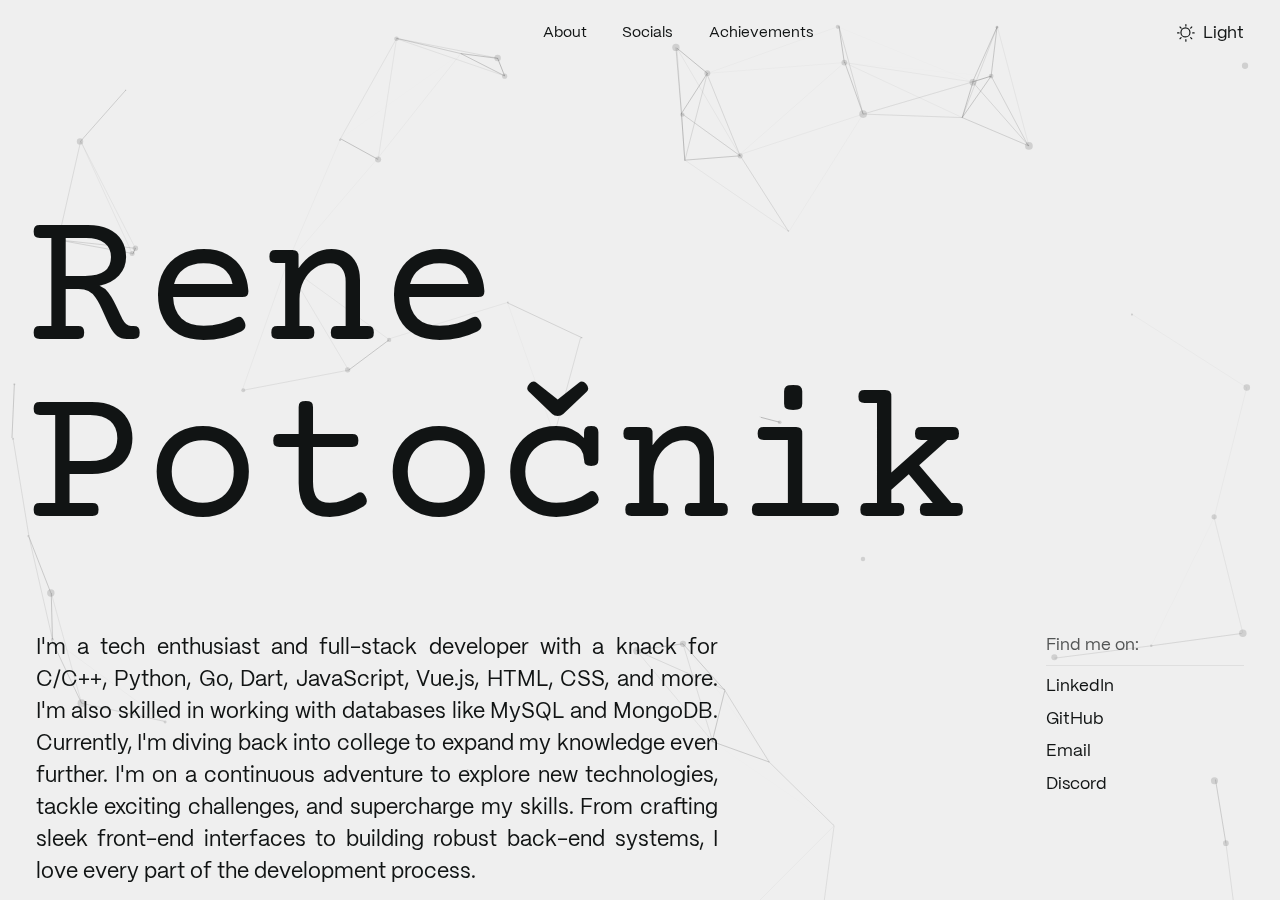
<file: renepotocnik.com/index.html>
<!DOCTYPE html>
<html lang="en">
    <meta http-equiv="content-type" content="text/html;charset=utf-8"/>
    <head>
        <meta charset="UTF-8">
        <meta name="viewport" content="width=device-width, initial-scale=1.0">
        <meta http-equiv="X-UA-Compatible" content="ie=edge">
        <title>Rene Potočnik</title>
        <meta name="description" content="Full-tack developer.">
        <meta name="author" content="index.html">
        <meta name="robots" content="index, follow">
        <meta name="keywords" content="UI/UX, Front End Development, Full-stack developer, programmer, Rene Potocnik, Rene Potočnik, Rene, Potocnik, Potočnik, renepotocnik, potocnikrene, rene.potocnik, Portfolio, Personal, Website, HTML, CSS, JavaScript, JS, Canvas, Canvas API, Animation, robocup, robotika, robotics, sers, maribor, c, cpp">
        <link rel="canonical" href="https://www.renepotocnik.com/">
        <meta property="og:type" content="website">
        <meta property="og:url" content="index.html">
        <meta property="og:title" content="Rene Potočnik">
        <meta property="og:description"
              content="Full-tack developer.">
        <link rel="icon" type="image/png" sizes="32x32" href="assets/favicon/favicon-32x32.png">
        <link rel="icon" type="image/png" sizes="512x512" href="assets/favicon/RP_Circle_512.png">
        <meta name="msapplication-TileColor" content="#da532c">
        <meta name="theme-color" content="#ffffff">
        <link rel="preload" href="assets/fonts/PPMori-Regular.woff" as="font" type="font/woff" crossorigin>
        <link rel="stylesheet" href="assets/css/bundle.css">
        <script async="" src="https://www.googletagmanager.com/gtag/js?id=G-F2ZVXRFLB4"></script>

        <link rel="preconnect" href="https://fonts.googleapis.com">
        <link rel="preconnect" href="https://fonts.gstatic.com" crossorigin>
        <link href="https://fonts.googleapis.com/css2?family=Courier+Prime:wght@400&display=swap" rel="stylesheet">

        <script>window.dataLayer = window.dataLayer || [];

        function gtag() {
            dataLayer.push(arguments);
        }

        gtag('js', new Date());
        gtag('config', 'G-F2ZVXRFLB4');
        </script>
    </head>
    <body data-barba="wrapper">
        <div id="viewport">
            <div id="particles-js"></div>

            <div data-barba="container" data-barba-namespace="home">
                <header id="header" class="header">
                    <div class="wrapper">
                        <nav class="nav"><a href="index.html" class="nav__logo header__item"> </a>
                            <div class="nav__links">
                                <a href="#about" class="nav__link js--nav-link header__item text-link">About</a>
                                <a href="#socials" class="nav__link js--nav-link header__item text-link socialsHeaderLink">Socials</a>
                                <a href="#work" class="nav__link js--nav-link header__item text-link">Achievements</a>
                            </div>
                            <label class="nav__theme header__item">
                                <div class="nav__theme__icon">
                                    <svg xmlns="http://www.w3.org/2000/svg" viewbox="0 0 12 12" class="cc-moon">
                                        <path fill="none" d="M0 0h12v12H0z"></path>
                                        <path fill="currentColor"
                                              d="M6.315 10.617q-.223 0-.448-.02a4.93 4.93 0 0 1-.876-9.66.394.394 0 0 1 .486.486 4.142 4.142 0 0 0 5.1 5.1.394.394 0 0 1 .486.486 4.943 4.943 0 0 1-4.748 3.608Zm-1.741-8.69a4.142 4.142 0 1 0 5.5 5.5 4.931 4.931 0 0 1-5.5-5.5Z"></path>
                                    </svg>
                                    <svg xmlns="http://www.w3.org/2000/svg" viewbox="0 0 11.997 11.999" class="cc-sun">
                                        <path fill="currentColor"
                                              d="M5.599 11.601v-1a.4.4 0 0 1 .4-.4.4.4 0 0 1 .4.4v1a.4.4 0 0 1-.4.4.4.4 0 0 1-.4-.4Zm4.075-1.356-.708-.707a.4.4 0 0 1 0-.565.4.4 0 0 1 .567 0l.705.707a.4.4 0 0 1 0 .565.391.391 0 0 1-.282.117.4.4 0 0 1-.28-.12Zm-7.919 0a.4.4 0 0 1 0-.565l.707-.707a.4.4 0 0 1 .565 0 .4.4 0 0 1 0 .565l-.707.707a.39.39 0 0 1-.283.117.393.393 0 0 1-.28-.12Zm.493-4.533a3.463 3.463 0 0 1 3.457-3.46 3.463 3.463 0 0 1 3.457 3.46 3.46 3.46 0 0 1-3.457 3.456A3.46 3.46 0 0 1 2.25 5.709Zm.813 0a2.648 2.648 0 0 0 2.645 2.642 2.646 2.646 0 0 0 2.645-2.642 2.647 2.647 0 0 0-2.645-2.645 2.649 2.649 0 0 0-2.644 2.642Zm7.537.689a.4.4 0 0 1-.4-.4.4.4 0 0 1 .4-.4h1a.4.4 0 0 1 .4.4.4.4 0 0 1-.4.4Zm-10.2 0a.4.4 0 0 1-.4-.4.4.4 0 0 1 .4-.4h1a.4.4 0 0 1 .4.4.4.4 0 0 1-.4.4Zm8.568-3.367a.4.4 0 0 1 0-.568l.708-.705a.4.4 0 0 1 .564 0 .4.4 0 0 1 0 .565l-.705.708a.407.407 0 0 1-.284.114.406.406 0 0 1-.281-.117Zm-6.5 0-.707-.708a.4.4 0 0 1 0-.565.4.4 0 0 1 .565 0l.707.705a.4.4 0 0 1 0 .568.406.406 0 0 1-.282.114.4.4 0 0 1-.285-.117Zm3.137-1.632v-1a.4.4 0 0 1 .4-.4.4.4 0 0 1 .4.4v1a.4.4 0 0 1-.4.4.4.4 0 0 1-.404-.401Z"></path>
                                    </svg>
                                </div>
                                <input id="toggleTheme" type="checkbox" name="theme" class="nav__theme__toggle">
                                <div id="toggleThemeText" class="nav__theme__text">Light</div>
                            </label></nav>
                    </div>
                </header>
                <main>
                    <section class="h-hero">
                        <div class="wrapper">
                            <div class="h-hero__top">
                                <div class="h-hero__title"><h1><span class="text-hidden">Rene Potočnik </span><span>Rene Potočnik</span>
                                </h1></div>
                            </div>
                            <div class="h-hero__bottom">
                                <div id="about" class="h-hero__text"><p>I'm a tech enthusiast and full-stack
                                    developer with a knack for C/C++, Python, Go, Dart, JavaScript, Vue.js, HTML, CSS,
                                    and more. I'm also skilled in working with databases like MySQL and MongoDB. Currently, I'm
                                    diving back into college to expand my knowledge even further. I'm on a continuous
                                    adventure to explore new technologies, tackle exciting challenges, and supercharge
                                    my skills. From crafting sleek front-end interfaces to building robust back-end
                                    systems, I love every part of the development process.</p>
                                </div>
                                <ul class="h-hero__social" id="socials">
                                    <li><span>Find me on:</span></li>
                                    <li>
                                        <a href="https://www.linkedin.com/in/renepotocnik/" target="_blank"
                                           class="text-link"><span>LinkedIn</span></a>
                                    </li>
                                    <li>
                                        <a href="https://github.com/RenePotocnik" target="_blank"
                                           class="text-link"><span>GitHub</span></a>
                                    </li>
                                    <li>
                                        <a href="mailto:info@renepotocnik.com" target="_blank"
                                           class="text-link"><span>Email</span></a>
                                    </li>
                                    <li>
                                        <a href="https://discord.com/users/236809680947511297" target="_blank"
                                           class="text-link"><span>Discord</span></a>
                                    </li>
                                </ul>
                            </div>
                        </div>
                    </section>
                    <section id="work" class="projects">
                        <div class="wrapper">
                            <div class="projects__header">
                                <div><h3>Achievements</h3><span>(5)</span></div>
                                <p>My most notable achievements so far</p>
                            </div>
                            <div class="projects__list">

                                <a href="https://www.elektro-maribor.si/o-podjetju/za-medije/novice/elektro-maribor-in-srednja-elektro-ra%C4%8Dunalni%C5%A1ka-%C5%A1ola-maribor-predstavili-najbolj%C5%A1e-dijake/"
                                   data-img="./assets/images/SERS_NajDijaki.webp"
                                   class="project">
                                    <div class="project__text"><h2 class="project__title">Golden Mark of Excellence</h2>
                                        <p data-splitting class="project__info">Given to the best student of the year</p>
                                    </div>
                                    <div class="project__year">/24</div>
                                </a>

                                <a href="https://www.robocup.fr/robocupjunior-1"
                                   data-img="./assets/images/international_2023.webp"
                                   class="project">
                                    <div class="project__text"><h2 class="project__title">RoboCup Bordeaux, France</h2>
                                        <p data-splitting class="project__info">3rd place at the RoboCup Junior 2023
                                            International Championship</p>
                                    </div>
                                    <div class="project__year">/23</div>
                                </a>

                                <a href="https://rcjcroatia2023.eu/" data-img="./assets/images/european_2023.webp"
                                   class="project">
                                    <div class="project__text"><h2 class="project__title">RoboCup Varaždin, Croatia</h2>
                                        <p data-splitting class="project__info">
                                            1st place at the RoboCup Junior 2023 European Championship</p>
                                    </div>
                                    <div class="project__year">/23</div>
                                </a>

                                <a href="https://github.com/RenePotocnik/sers-projektni-teden"
                                   data-img="./assets/images/projectWeek.webp"
                                   class="project">
                                    <div class="project__text"><h2 class="project__title">Project Week</h2>
                                        <p data-splitting class="project__info">Best project of Project Week</p>
                                    </div>
                                    <div class="project__year">/23</div>
                                </a>

                                <a href="https://2022.robocupjunior.eu/" data-img="./assets/images/european_2022.webp"
                                   class="project">
                                    <div class="project__text"><h2 class="project__title">RoboCup Guimarães, Portugal</h2>
                                        <p data-splitting class="project__info">
                                            1st place at the RoboCup Junior 2022 European Championship</p>
                                    </div>
                                    <div class="project__year">/22</div>
                                </a>
                            </div>
                        </div>
                    </section>
                </main>
            </div>
        </div>
    <script src="assets/js/particles.min.js"></script>
    <script src="assets/js/bundle.js"></script>
    <script src="assets/js/app.js"></script>
    </body>
</html>
</file>
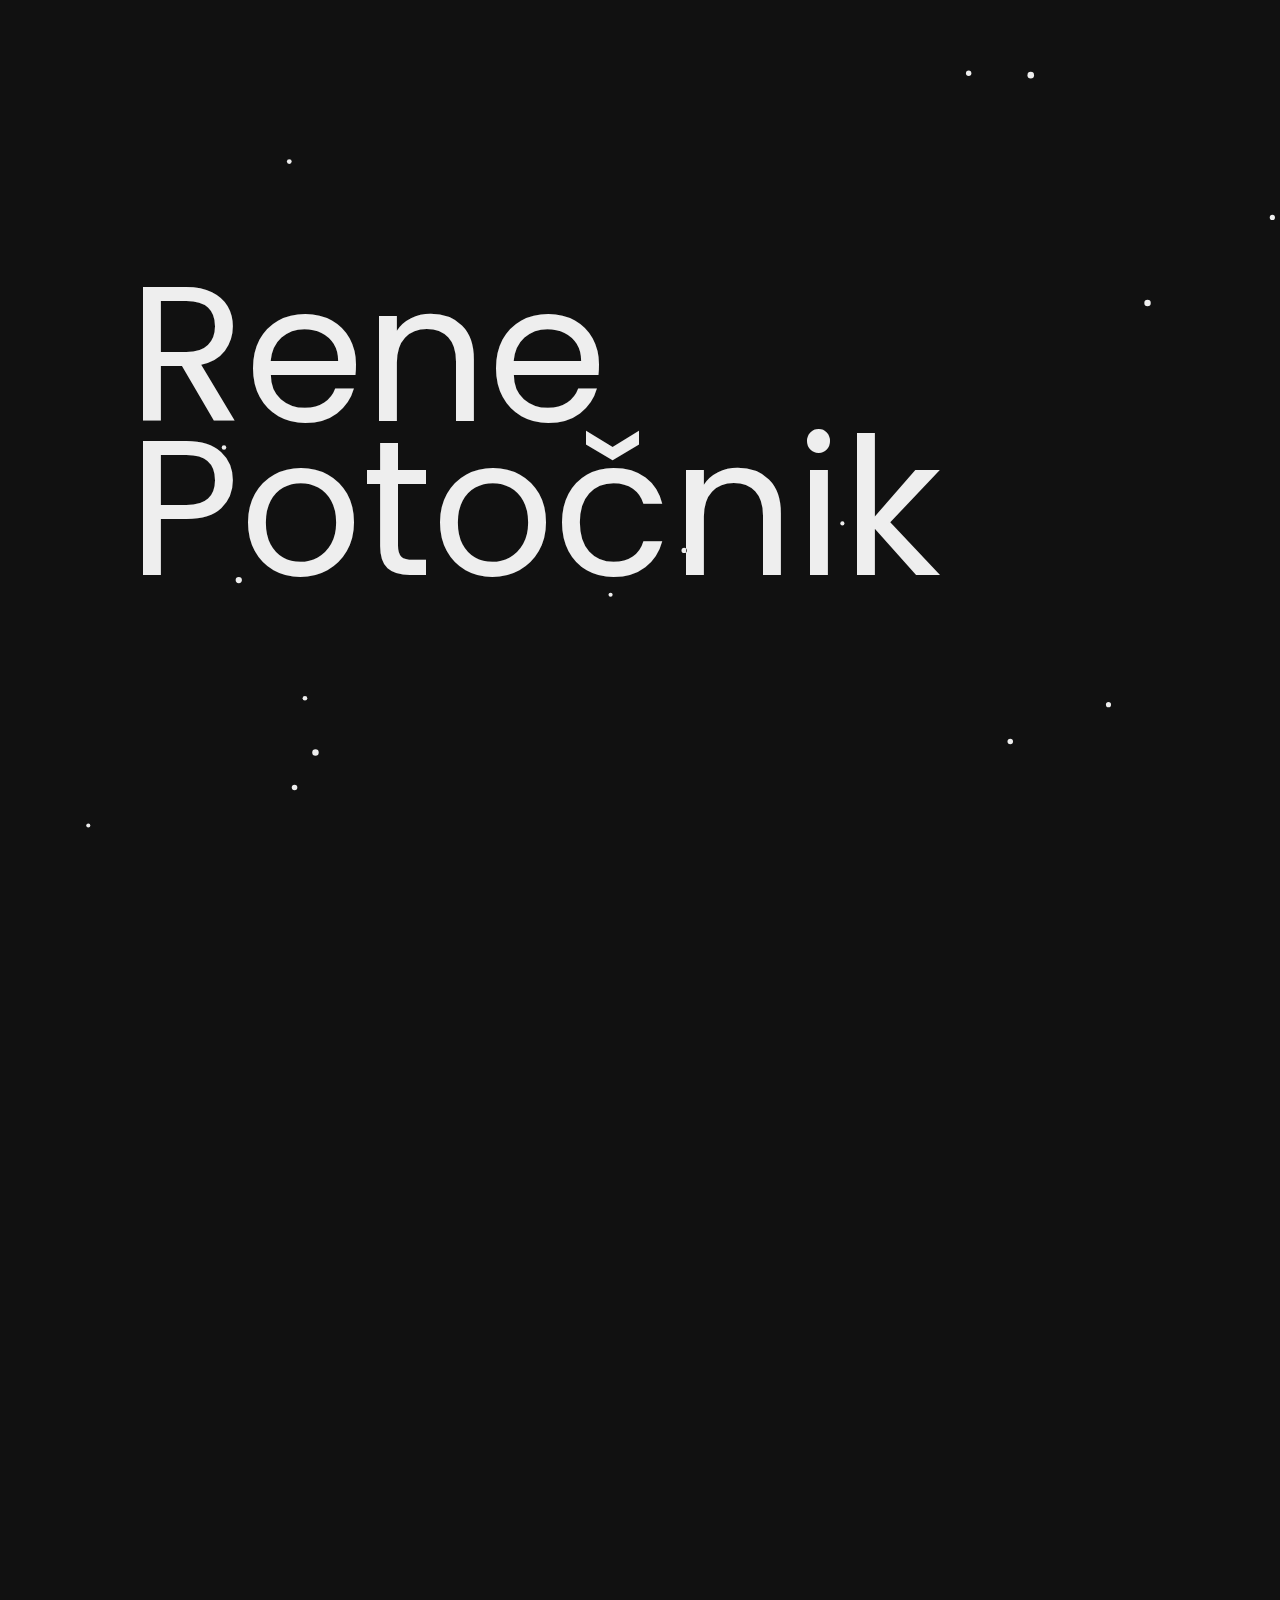
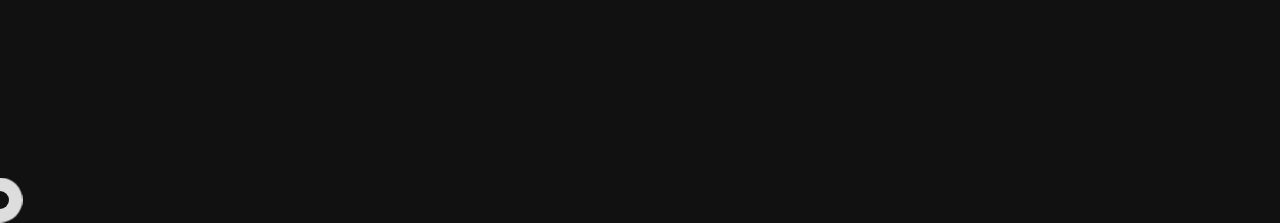
<file: renepotocnik.com/old/index.html>
<!DOCTYPE html>
<html lang="en">
<head>
    <meta charset="UTF-8">
    <meta name="viewport" content="width=device-width, initial-scale=1" />
    <meta name="theme-color" content="#000000"/>

    <title>Rene Potočnik</title>
    <meta name="title" content="Rene Potočnik">
    <meta name="description" content="A work-in-progress personal portfolio website made by, and for Rene Potočnik.">
    <meta name="keywords" content="Rene Potocnik, Rene Potočnik, Rene, Potocnik, Potočnik, renepotocnik, potocnikrene, rene.potocnik, Portfolio, Personal, Website, HTML, CSS, JavaScript, JS, Canvas, Canvas API, Animation">
    <link rel="canonical" href="https://www.renepotocnik.com/">

    <meta property="og:type" content="website">
    <meta property="og:url" content="https://renepotocnik.com/">
    <meta property="og:title" content="Rene Potočnik">
    <meta property="og:description" content="A work-in-progress personal portfolio website made by, and for Rene Potočnik.">
    <meta property="og:image" content="https://user-images.githubusercontent.com/76653181/221281285-5908a3c2-068d-4066-92aa-9016c7c6fd1a.png">

    <meta property="twitter:card" content="summary_large_image">
    <meta property="twitter:url" content="https://renepotocnik.com/">
    <meta property="twitter:title" content="Rene Potočnik">
    <meta property="twitter:description" content="A work-in-progress personal portfolio website made by, and for Rene Potočnik.">
    <meta property="twitter:image" content="https://user-images.githubusercontent.com/76653181/221281285-5908a3c2-068d-4066-92aa-9016c7c6fd1a.png">

    <link rel="icon" href="assets/Logo_100x100.png">

    <link rel="stylesheet" href="css/style.css">
    <link rel="stylesheet" href="css/cursor.css">
</head>
<body>

<section class="mainNameSection">
    <div class="nameLetterContainer1">
        Rene
    </div>
    <div class="nameLetterContainer2">
        Potočnik
    </div>
    <canvas id="starsCanvas"></canvas>
</section>

<section class="linksContainer">
    <a class="hidden hoverable" href="https://www.linkedin.com/in/renepotocnik/" target="_blank">
        <img class="hidden logoImage"
             src="assets/LinkedIn.png"
             alt="LinkedIn Logo">
        LinkedIn
    </a>
    <a class="hidden hoverable" href="https://github.com/RenePotocnik" target="_blank">
        <img class="hidden logoImage"
             src="assets/GitHub.png"
             alt="GitHub Logo">
        GitHub
    </a>
    <a class="hidden hoverable" href="https://discord.com/users/236809680947511297" target="_blank">
        <img class="hidden logoImage"
             src="assets/Discord.png"
             alt="Discord Logo">
        Discord
    </a>
    <a class="hidden hoverable" href="mailto:info@renepotocnik.com" target="_blank">
        <img class="hidden logoImage"
             src="assets/Email.png"
             alt="Email Logo">
        Email
    </a>
</section>


<div class="cursor"></div>
<div class="cursor cursorPoint"></div>


<!--<script src="https://cdnjs.cloudflare.com/ajax/libs/animejs/3.2.1/anime.min.js" integrity="sha512-z4OUqw38qNLpn1libAN9BsoDx6nbNFio5lA6CuTp9NlK83b89hgyCVq+N5FdBJptINztxn1Z3SaKSKUS5UP60Q==" crossorigin="anonymous" referrerpolicy="no-referrer"></script>-->
<!--<script src="https://www.unpkg.com/spltjs@1.1.0"></script>-->
<script src="js/decorational.js"></script>
<script src="js/cursor.js"></script>
<script src="js/main.js"></script>


</body>
</html>
</file>
<file: renepotocnik.com/assets/css/bundle.css>
.h-hero__title h1, .p-hero h1 {
    letter-spacing: -.04em;
    line-height: .9
}

::selection {
    color: #666;

}
::-moz-selection {
    color: #666;
}

#particles-js canvas {
    position: absolute;
    width: 100%;
    height: 100%;
    z-index: -1;
    pointer-events: none;
}

/* Animation when the socials button is clicked */
@keyframes socialsAnimation {
    0%, 100% { transform: translateX(0); }
    50% {
        transform: translateX(-20px);
        -webkit-filter: invert(100%);
    }
}

.socialsAnimation {
    animation: socialsAnimation 0.6s ease-in-out;
}


button, hr, input {
    overflow: visible
}

progress, sub, sup {
    vertical-align: baseline
}

details, main {
    display: block
}

*, ::after, ::before, legend {
    padding: 0;
    box-sizing: border-box
}

body, html, sub, sup {
    position: relative
}

.c-image-wrapper, .dropdown__body, body, html, main {
    overflow: hidden
}

#viewport, textarea {
    overflow: auto
}

#viewport, .button__icon svg, .text-hidden {
    backface-visibility: hidden
}

.button__icon svg, .button__icon__bg {
    transition: transform .2s cubic-bezier(.5, .7, .4, 1)
}

.h-hero__title h1 {
    font-size: 13em;
    font-family: 'Courier Prime', monospace;
}

.p-hero h1 {
    font-size: 8.068em
}

.cta h3, .p-next__link, .project .project__title {
    font-size: 5.37em;
    line-height: 1;
    letter-spacing: -.03em
}

.legal h1, .p-hero__year, .p-info h2, .process__title h2, .project .project__year, .services__header h2, .services__item span {
    font-size: 3.58em;
    line-height: 1.1;
    letter-spacing: -.02em;
    opacity: 0.7;
}

.p-web h2, .projects__footer h3, .projects__header h3 {
    font-size: 2.39em;
    line-height: 1;
    letter-spacing: -.01em
}

.p-web h2, .projects__footer h3, .projects__header p {
    opacity: 0.7;
}

.dropdown__header p, .dropdown__header span, .legal h3, .process__list .dropdown__header h3, .process__list .dropdown__header span, .services__item h2 {
    font-size: 1.59em;
    line-height: 1;
    letter-spacing: 0
}

.button span, .c-testimonial__author--name, .h-hero span, .p-info__list li p, .p-info__list li span, .p-next span, .projects__header span, header .nav a, header .nav span, p {
    font-size: 1.0626em;
    line-height: 1.5;
    letter-spacing: 0
}

.c-testimonial__author--position, .footer a, .footer span, .footer__back, .footer__legal a, .h-hero__social li span, .nav__theme__text, .p-web span {
    font-size: 1.2em;
    line-height: 1.5;
    letter-spacing: 0;
}

hr {
    box-sizing: content-box;
    height: 0
}

abbr[title] {
    border-bottom: none;
    text-decoration: underline dotted
}

button, input {
}

button, select {
    text-transform: none
}

legend {
    color: inherit;
    display: table;
    max-width: 100%;
    white-space: normal
}

[type=checkbox], [type=radio] {
    box-sizing: border-box;
    padding: 0
}

[type=search] {
    -webkit-appearance: textfield;
    outline-offset: -2px
}

/*! normalize.css v8.0.1 | MIT License | github.com/necolas/normalize.css */
html {
    line-height: 1.15;
    -webkit-text-size-adjust: 100%
}

body {
    margin: 0
}

h1 {
    font-size: 2em
}

code, kbd, pre, samp {
    font-family: monospace, monospace;
    font-size: 1em
}

a {
    background-color: transparent;
    text-decoration: none
}

b, strong {
    font-weight: bolder
}

small {
    font-size: 80%
}

sub, sup {
    font-size: 75%;
    line-height: 0
}

sub {
    bottom: -.25em
}

sup {
    top: -.5em
}

img {
    border-style: none
}

button, input, optgroup, select, textarea {
    font-family: inherit;
    font-size: 100%;
    line-height: 1.15;
    margin: 0
}

[type=button], [type=reset], [type=submit], button {
    -webkit-appearance: button
}

[type=button]::-moz-focus-inner, [type=reset]::-moz-focus-inner, [type=submit]::-moz-focus-inner, button::-moz-focus-inner {
    border-style: none;
    padding: 0
}

[type=button]:-moz-focusring, [type=reset]:-moz-focusring, [type=submit]:-moz-focusring, button:-moz-focusring {
    outline: ButtonText dotted 1px
}

fieldset {
    padding: .35em .75em .625em
}

[type=number]::-webkit-inner-spin-button, [type=number]::-webkit-outer-spin-button {
    height: auto
}

[type=search]::-webkit-search-decoration {
    -webkit-appearance: none
}

::-webkit-file-upload-button {
    -webkit-appearance: button;
    font: inherit
}

body, h1, h2, h3, h4, h5, h6, html {
    font-family: "PP Mori", sans-serif
}

summary {
    display: list-item
}

[hidden], template {
    display: none
}

ul {
    list-style: none
}

*, ::after, ::before {
    margin: 0
}

body, html {
    font-size: 1.1111111111111112vw;
    color: #111414;
    background-color: #efefef;
    letter-spacing: 0
}

@media screen and (min-width: 1920px) {
    body {
        font-size: 21.33px
    }
}

@media screen and (max-width: 991px) {
    body {
        font-size: 11.01px
    }
}

.wrapper {
    max-width: 90em;
    padding: 0 2.5em;
    margin: 0 auto
}

@media screen and (min-width: 1600px) {
    .wrapper {
        max-width: 85em
    }
}

#viewport {
    width: 100%;
    height: 100%;
    position: fixed;
    transform: translateZ(0)
}

body.dark-mode #viewport {
    color: #efefef;
    background-color: #111414
}

.text-hidden {
    display: block;
    visibility: hidden;
    height: 0
}

.cursor, .progress {
    display: none
}

body.dark-mode #awwwards svg path {
    fill: #efefef
}

body.dark-mode #awwwards svg g path {
    fill: #111414
}

@font-face {
    font-family: "PP Mori";
    src: url(../fonts/PPMori-Regular.woff) format("woff"), url(../fonts/PPMori-Regular.woff2) format("woff2");
    font-weight: 400;
    font-display: swap
}

h1, h2, h3, h4, h5, h6 {
    font-weight: 400;
    margin: 0
}

@media screen and (max-width: 990px) {
    .wrapper {
        padding: 0 20px
    }

    p {
        font-size: 15px
    }
}

@media (any-pointer: fine) {
    .cursor {
        position: fixed;
        top: 0;
        left: 0;
        display: block;
        pointer-events: none
    }

    .cursor__inner {
        fill: red;
        stroke: none;
        stroke-width: 1px;
        opacity: .7
    }
}

.progress {
    position: fixed;
    top: 50%;
    left: 50%;
    font-size: 3vw;
    visibility: hidden;
    width: 50px;
    height: 50px;
    background: red;
    z-index: 100
}

.button {
    display: inline-flex;
    align-items: center;
    padding: .25em .25em .25em 1.25em;
    background-color: #111414;
    color: #efefef;
    column-gap: 1em;
    border-radius: 100px
}

.button__icon__bg, .dark-mode .button {
    background-color: #efefef
}

.button span {
    margin-top: 2px
}

@media screen and (max-width: 990px) {
    .button {
        padding: 8px 8px 8px 16px
    }

    .button span {
        font-size: 15px
    }

    header .nav a, header .nav span {
        font-size: 13px
    }
}

.button__icon {
    position: relative;
    display: flex;
    justify-content: center;
    align-items: center;
    width: 2.5em;
    height: 2.5em;
    content: "";
    border-radius: 50%
}

.button__icon__bg {
    position: absolute;
    width: 100%;
    height: 100%;
    border-radius: 50%;
    transform: scale(.2)
}

.button__icon svg {
    width: 1.5em;
    height: 1.5em;
    opacity: 0;
    mix-blend-mode: difference
}

.button:hover .button__icon__bg {
    transform: scale(1)
}

.button:hover svg {
    opacity: 1;
    backface-visibility: visible
}

.dark-mode .button__icon__bg, .text-link::before {
    background-color: #111414
}

.dark-mode .button span {
    color: #111414
}

.text-link {
    padding: .25em 0;
    position: relative
}

.text-link::before {
    content: "";
    display: block;
    position: absolute;
    bottom: .25em;
    left: 0;
    width: 100%;
    height: 1px;
    z-index: 2;
    will-change: transform, color;
    -webkit-transform: scaleX(0);
    transform: scaleX(0);
    -webkit-transform-origin: 100% 50%;
    transform-origin: 100% 50%;
    -webkit-transition: -webkit-transform .35s;
    transition: -webkit-transform .35s;
    transition: transform .35s;
    transition: transform .35s, -webkit-transform .35s;
    -webkit-transition-timing-function: cubic-bezier(.25, .46, .45, .94);
    transition-timing-function: cubic-bezier(.25, .46, .45, .94)
}

.c-image-wrapper__cover, .dark-mode .text-link::before {
    background-color: #efefef
}

.text-link:hover:before {
    -webkit-transform: scaleX(1);
    transform: scaleX(1);
    -webkit-transform-origin: 0 50%;
    transform-origin: 0 50%;
    -webkit-transition-timing-function: ease;
    transition-timing-function: ease
}

.dropdown, .dropdown__body, .dropdown__body__content, .dropdown__icon path {
    transition: .4s cubic-bezier(.5, .7, .4, 1)
}

.c-image-wrapper {
    position: relative;
    width: 100%
}

.c-image-wrapper.cc-16-9 {
    padding-top: 56.25%
}

.c-image-wrapper img {
    position: absolute;
    top: 0;
    left: 0;
    bottom: 0;
    right: 0;
    width: 100%;
    height: 100%;
    object-fit: cover;
    object-position: center;
    z-index: 10
}

.c-image-wrapper__cover {
    position: absolute;
    top: -20%;
    left: -20%;
    right: 0;
    height: 140%;
    width: 140%;
    z-index: 20;
    transform: rotate(-10deg)
}

.with-parallax img {
    width: 100%;
    height: 120%;
    top: -20%
}

.p-mockup .p-mockup-full:not(:last-child) {
    margin-bottom: 20px
}

.p-mockup .p-mockup-full img {
    width: 100%
}

.dark-mode .c-image-wrapper__cover {
    background-color: #111414
}

.dropdown {
    position: relative;
    max-width: 56.25em
}

.dropdown__header {
    padding: 2em 0;
    display: flex;
    justify-content: space-between;
    align-items: center;
    cursor: pointer
}

.dropdown__header__content {
    display: flex
}

.dropdown__header span {
    margin-right: .75em
}

.dropdown__icon {
    position: relative;
    color: #111414;
    width: 1em;
    height: 1em
}

.dropdown__body {
    height: 0
}

.dropdown__body__content {
    padding-bottom: 2em;
    opacity: 0
}

.dropdown__divider {
    display: block;
    position: absolute;
    content: "";
    left: 0;
    bottom: 0;
    width: 100%;
    height: 1px;
    background-color: rgba(17, 20, 20, .1)
}

.dropdown.cc-open .dropdown__body__content {
    opacity: 1
}

.dropdown.cc-open .dropdown__icon path:nth-of-type(2) {
    opacity: 0
}

.dark-mode .dropdown__icon {
    color: #efefef
}

.dark-mode .dropdown__divider {
    background-color: rgba(239, 239, 239, .1)
}

header {
    padding: 1.25em 0;
    z-index: 999999;
    color: #111414
}

header .nav {
    display: grid;
    grid-template-columns:5fr 6fr 1fr;
    grid-column-gap: 1.5em
}

@media screen and (max-width: 766px) {
    header .nav {
        display: flex;
        justify-content: space-between;
        align-items: flex-start
    }
}

header .nav.cc-project {
    grid-template-columns:8fr 3fr 1fr
}

header .nav a, header .nav span {
    color: #111414;
    justify-self: flex-start
}

@media screen and (max-width: 767px) {
    header .nav__logo {
        display: none
    }
}

header .nav__links {
    display: flex;
    grid-column-gap: 2.5em
}

@media screen and (max-width: 439px) {
    header .nav__links {
        flex-direction: column
    }
}

header .nav__next {
    opacity: .4
}

@media screen and (max-width: 374px) {
    header .nav__next {
        display: none
    }
}

.dark-mode header, .dark-mode header a, .dark-mode header span {
    color: #efefef
}

.nav__theme {
    display: inline-flex;
    cursor: pointer;
    margin-left: auto;
    align-items: center
}

.nav__theme__icon {
    width: 1.25em;
    height: 1.25em
}

.nav__theme__text {
    margin-left: .5em;
    margin-top: 2px
}

@media screen and (max-width: 990px) {
    .nav__theme__text {
        font-size: 13px
    }
}

#toggleTheme, .light-mode .nav__theme__icon .cc-moon, .nav__theme__icon .cc-moon {
    display: none
}

.dark-mode .nav__theme__icon .cc-moon, .light-mode .nav__theme__icon .cc-sun {
    display: block
}

.dark-mode .nav__theme__icon .cc-sun {
    display: none
}

.c-testimonial {
    padding: 5em 0
}

.c-testimonial__wrapper {
    max-width: 946px
}

.c-testimonial__text {
    font-size: 30px
}

.c-testimonial__author {
    display: flex;
    align-items: center;
    margin-top: 40px
}

.c-testimonial__author img {
    width: 3.75em;
    height: 3.75em
}

.c-testimonial__author--box {
    margin-left: 1em
}

.c-testimonial__author--name {
    display: block
}

.c-testimonial__author--position {
    opacity: .5
}

.cta {
    padding-top: 10em;
    padding-bottom: 4em
}

.cta .wrapper {
    display: flex;
    justify-content: space-between;
    align-items: flex-start;
}

.cta__content {
    position: relative;
    max-width: 56.25em;
    width: 100%
}

.cta__image, .cta__image::after {
    position: absolute;
    border-radius: 50%
}

@media screen and (max-width: 839px) {
    .cta .wrapper {
        flex-direction: column;
        align-items: flex-start
    }

    .cta__content {
        margin-bottom: 2em
    }
}

.cta__image {
    width: 6em;
    height: 6em;
    top: -1em
}

@media screen and (max-width: 669px) {
    .cta__image {
        width: 5em;
        height: 5em
    }
}

.cta__image img {
    width: 100%;
    height: 100%;
    object-fit: cover;
    object-position: center;
    border-radius: 50%
}

.cta__image::after {
    display: block;
    top: .25em;
    right: .25em;
    content: "";
    width: 1.25em;
    height: 1.25em;
    background-color: #a0c000;
    z-index: 90;
    border: .125em solid #efefef
}

.cta h3, .h-hero, .h-hero__sub, .project, .services__item {
    position: relative
}

.cta h3 {
    text-indent: 1.25em
}

@media screen and (max-width: 669px) {
    .cta h3 {
        font-size: 3.58em;
        text-indent: 1.5em;
        line-height: 1.1
    }
}

.dark-mode .cta__image::after {
    border-color: #111414
}

.footer #footerYear {
    margin-right: 4px
}

.footer__grid {
    display: grid;
    grid-template-columns:5fr 6fr 1fr;
    padding: 2em 0;
    border-top: 1px solid rgba(17, 20, 20, .1)
}

@media screen and (max-width: 990px) {
    .footer__grid {
        grid-template-columns:1fr
    }

    .footer span, .footer__back {
        font-size: 13px
    }
}

.h-hero__top, .projects__header {
    grid-template-columns:8fr 4fr;
    grid-column-gap: 1.25em
}

@media screen and (max-width: 566px) {
    .footer__grid {
        display: flex;
        flex-direction: column;
        flex-wrap: wrap
    }
}

.footer__links {
    display: flex;
    column-gap: 1.25em
}

@media screen and (max-width: 990px) {
    .footer__links {
        order: 0;
        justify-self: flex-start;
        margin-bottom: 10px;
        margin-top: 10px
    }

    .footer__legal a {
        font-size: 13px
    }
}

@media screen and (max-width: 374px) {
    .footer__links {
        flex-direction: column
    }
}

.footer__legal {
    cursor: pointer;
    margin-left: auto;
    margin-top: 10px
}

.footer__legal a {
    margin-left: auto;
    color: #111414
}

@media screen and (max-width: 990px) {
    .footer__legal {
        order: 2;
        margin-left: unset
    }

    .footer a {
        font-size: 13px
    }
}

.h-hero__title h1, .p-hero h1 {
    margin-left: -10px
}

.footer a {
    color: #111414
}

.dark-mode .footer__grid {
    border-color: rgba(239, 239, 239, .1)
}

.dark-mode .footer a {
    color: #efefef
}

.h-hero {
    padding-top: 10em;
    /*padding-bottom: 7.5em*/
}

.h-hero__top {
    display: grid;
    align-items: flex-end;
    margin-bottom: 5em
}

@media screen and (max-width: 990px) {
    .h-hero__top {
        display: flex;
        align-items: flex-start;
        flex-direction: column
    }

    .h-hero__title h1 {
        font-size: 18vw
    }
}

.h-hero__bottom {
    display: grid;
    grid-template-columns: 10fr 2fr;
    grid-column-gap: 1.25em;
    text-align: justify;
    text-justify: inter-word;
}

.h-hero__title h1 span {
    line-height: .9
}

.h-hero__sub {
    top: -2.7em;
    max-width: 14em
}

@media screen and (max-width: 990px) {
    .h-hero__sub {
        top: unset;
        max-width: 25em;
        margin-top: 2em;
        opacity: .6
    }
}

.h-hero__text {
    max-width: 48em;
    justify-content: center;
}

.h-hero__text p {
    font-size: 1.5em;
    line-height: 1.5;
    margin-bottom: 1em
}

@media screen and (max-width: 819px) {
    .h-hero__bottom {
        display: flex;
        align-items: flex-start;
        flex-direction: column;
        justify-content: center;
    }

    .h-hero__social {
        display: grid;
        font-size: 1.5em;
        margin-top: 3em;
    }
}

.h-hero__social li {
    margin-bottom: .5em;
}

.h-hero__social li:nth-of-type(1) {
    padding-bottom: .5em;
    border-bottom: 1px solid rgba(17, 20, 20, .1);
    margin-bottom: 0.5em;
    opacity: 0.7
}

.h-hero__social li a {
    color: #111414
}

.dark-mode .h-hero__social li:nth-of-type(1) {
    border-color: rgba(239, 239, 239, .1)
}

.services {
    padding: 6.25em 0
}

.services__header {
    padding-bottom: 3.75em
}

@media screen and (max-width: 566px) {
    .h-hero__title h1 {
        margin-left: -5px
    }

    .h-hero__text p {
        font-size: 20px;
        line-height: 1.4
    }

    .services__header h2 {
        max-width: 8em
    }
}

.services__list {
    display: grid;
    grid-template-columns:1fr 1fr 1fr;
    grid-column-gap: 1.25em
}

.services__item {
    padding-left: 2em
}

.services__item::before {
    position: absolute;
    content: "";
    width: 1px;
    height: 100%;
    background-color: rgba(17, 20, 20, .1);
    left: 0;
    top: 0;
    bottom: 0
}

.services__item span {
    display: block;
    margin-bottom: 80px;
    opacity: .1
}

@media screen and (max-width: 767px) {
    .footer__copy {
        order: 1
    }

    .services__list {
        grid-template-columns:1fr
    }

    .services__item {
        padding-top: 2em;
        padding-bottom: 2em;
        padding-left: 0
    }

    .services__item::before {
        top: auto;
        height: 1px;
        width: 100%
    }

    .services__item span {
        margin-bottom: 40px
    }
}

.services__item h2 {
    margin-bottom: .5em
}

.services__item p {
    max-width: 17em
}

.dark-mode .services__item::before {
    background-color: rgba(239, 239, 239, .1)
}

.dark-mode .services__item span {
    opacity: .2
}

.projects {
    padding: 6.25em 0
}

.projects__header {
    display: grid;
    align-items: flex-end;
    padding-bottom: 1.25em
}

@media screen and (max-width: 990px) {
    .projects__header {
        grid-template-columns:6fr auto
    }
}

.projects__header div {
    display: flex
}

.projects__header div span {
    opacity: 0.7;
}

.projects__header span {
    margin-left: 4px
}

@media screen and (max-width: 566px) {
    .projects__header p {
        display: none
    }
}

.projects__footer {
    padding-top: 3em
}

.projects__footer h3 {
    margin-bottom: 12px
}

.projects__footer a {
    color: inherit
}

.project {
    width: 100%;
    display: flex;
    justify-content: space-between;
    align-items: flex-end;
    color: #111414;
    padding: 3em 0;
    border-bottom: 1px solid rgba(17, 20, 20, .1);
    cursor: pointer
}

.project__card, .project__image {
    position: absolute;
    z-index: 1;
    pointer-events: none;
    left: 0
}

.project:first-child {
    border-top: 1px solid rgba(17, 20, 20, .1)
}

.dark-mode .process ul li, .dark-mode .project {
    border-color: rgba(239, 239, 239, .1)
}

.project .project__title {
    pointer-events: none
}

.project .project__info {
    pointer-events: none
}

@media screen and (max-width: 767px) {
    .services__item p {
        max-width: 22em
    }

    .project .project__title {
        font-size: 3.58em;
        line-height: 1.1;
        letter-spacing: -.02em
    }

    .project .project__year {
        font-size: 2.39em;
        line-height: 1;
        letter-spacing: -.01em
    }
}

.project__image {
    top: -10%;
    width: 41.87em;
    height: 27.87em
}

.project__image img {
    width: 100%;
    height: 100%;
    object-fit: cover;
    object-position: center;
    opacity: 0
}

.project.cc-active .project__image img {
    opacity: 1
}

.project__card {
    top: 0;
    width: 41.87em;
    height: 27.87em
}

.project__card__image, .project__card__inner {
    height: 100%;
    position: relative;
    width: 100%
}

.project__card__image {
    background-size: cover;
    background-position: 50% 50%;
    opacity: 0
}

.dark-mode .project {
    color: #efefef
}

.process {
    padding: 6.25em 0
}

.process__grid {
    display: grid;
    grid-template-columns:1fr 1fr;
    grid-column-gap: 1.25em
}

.process__grid--col:nth-of-type(1) {
    max-width: 34.68em
}

@media screen and (max-width: 990px) {
    .process__grid {
        grid-template-columns:1fr
    }

    .process__grid--col:nth-of-type(1) {
        margin-bottom: 40px;
        max-width: 38em
    }
}

.process__title {
    padding-bottom: 2em
}

.process p {
    max-width: 31.87em
}

.process__list .dropdown__header {
    display: grid;
    grid-template-columns:1fr 1.25em;
    grid-column-gap: 1.25em;
    padding: 2em 0
}

.process__list .dropdown__header__content {
    display: grid;
    grid-template-columns:3.75em 1fr
}

.process__list .dropdown__header h3, .process__list .dropdown__header span {
    pointer-events: none
}

.process__list .dropdown__header span {
    margin-right: 0
}

.process__list .dropdown__body__content {
    padding-left: 3.75em
}

.process__list .dropdown__body__content p {
    max-width: 31.25em
}

.legal .wrapper, .p-info__text {
    max-width: 56.25em
}

.p-hero {
    padding-top: 15em;
    padding-bottom: 1.25em
}

.p-hero .wrapper {
    display: flex;
    justify-content: space-between;
    align-items: flex-end
}

.p-hero__content {
    display: flex;
    flex-direction: column;
    grid-gap: 1.25em
}

.p-hero h1 {
    opacity: 0;
    transform: translateY(20px)
}

.p-hero span {
    opacity: 0
}

.p-hero__year {
    transform: translateY(20px)
}

@media screen and (max-width: 767px) {
    .p-hero {
        padding-top: 10em
    }

    .p-hero h1 {
        font-size: 3.58em;
        line-height: 1.1;
        letter-spacing: -.02em
    }

    .p-hero__year {
        font-size: 2.39em;
        line-height: 1;
        letter-spacing: -.01em
    }
}

.p-hero-image, .p-hero-image .c-image-wrapper {
    position: relative
}

.p-hero-image .c-image-wrapper:before {
    display: block;
    content: " ";
    width: 100%;
    padding-top: 56.25%
}

.p-hero-image .c-image-wrapper > .content {
    position: absolute;
    top: 0;
    left: 0;
    right: 0;
    bottom: 0
}

@media screen and (max-width: 767px) {
    .p-hero-image .c-image-wrapper {
        position: relative
    }

    .p-hero-image .c-image-wrapper:before {
        display: block;
        content: " ";
        width: 100%;
        padding-top: 75%
    }

    .p-hero-image .c-image-wrapper > .content {
        position: absolute;
        top: 0;
        left: 0;
        right: 0;
        bottom: 0
    }
}

.p-info {
    padding: 7.5em 0
}

.p-info__text p {
    font-size: 2.02em;
    line-height: 1.5
}

@media screen and (min-width: 1600px) {
    .p-info__text {
        max-width: 48em
    }
}

.p-info__list {
    margin-bottom: 2em;
    max-width: 41.875em;
    margin-top: 3.75em
}

.p-info__list li {
    display: grid;
    grid-template-columns:2fr 4fr;
    grid-column-gap: 1.5em;
    padding: 1.25em 0;
    border-bottom: 1px solid rgba(17, 20, 20, .1)
}

.dark-mode .p-info li {
    border-color: rgba(239, 239, 239, .1)
}

.p-web {
    padding: 7.5em 0
}

.p-web span {
    display: block;
    margin-bottom: 1.25em
}

.p-web__title {
    display: block;
    margin-bottom: 2em;
    max-width: 44em
}

@media screen and (min-width: 1600px) {
    .p-web__title {
        max-width: 36em
    }
}

.p-web__text {
    max-width: 48em
}

.p-mockup .c-image-wrapper {
    background-color: rgba(17, 20, 20, .1);
    position: relative
}

.dark-mode .p-mockup .c-image-wrapper {
    background-color: rgba(239, 239, 239, .1)
}

.p-mockup .c-image-wrapper:before {
    display: block;
    content: " ";
    width: 100%;
    padding-top: 56.25%
}

.p-mockup .c-image-wrapper > .content {
    position: absolute;
    top: 0;
    left: 0;
    right: 0;
    bottom: 0
}

@media screen and (max-width: 767px) {
    .p-mockup .c-image-wrapper {
        position: relative
    }

    .p-mockup .c-image-wrapper:before {
        display: block;
        content: " ";
        width: 100%;
        padding-top: 75%
    }

    .p-mockup .c-image-wrapper > .content {
        position: absolute;
        top: 0;
        left: 0;
        right: 0;
        bottom: 0
    }
}

.p-next {
    padding-top: 7.5em;
    padding-bottom: 1.25em
}

.p-next__grid {
    display: grid;
    grid-template-columns:5fr 7fr;
    align-items: flex-end
}

.p-next span {
    opacity: .4
}

@media screen and (max-width: 767px) {
    .p-next__grid {
        grid-template-columns:1fr
    }

    .p-next span {
        margin-bottom: 1.25em
    }

    .p-next__link {
        font-size: 3.58em;
        line-height: 1.1;
        letter-spacing: -.02em
    }
}

.p-next__link {
    color: #111414;
    filter: blur(4px);
    -webkit-transition: -webkit-filter 250ms cubic-bezier(.5, .7, .4, 1);
    padding: 10px;
    margin-bottom: -10px;
    margin-left: -13px
}

.p-next__link:hover {
    filter: blur(0)
}

.dark-mode .p-next__link, .dark-mode span {
    color: #efefef
}

.legal {
    padding-top: 15em;
    padding-bottom: 1.25em
}

@media screen and (max-width: 767px) {
    .legal {
        padding-top: 10em
    }
}

@media screen and (min-width: 1600px) {
    .p-web__text {
        max-width: 40em
    }

    .legal .wrapper {
        max-width: 48em
    }
}

.legal h1 {
    padding-bottom: 1em
}

.legal h3 {
    margin-bottom: .5em
}

.legal__item {
    margin-bottom: 2em
}

.legal__item a {
    color: #111414
}
</file>
<file: renepotocnik.com/old/css/style.css>
@import url('https://fonts.googleapis.com/css2?family=Poppins:wght@300;500;700&display=swap');

:root {
    --black_darkest: #111111;
    --black_dark: #222222;
    --black_mid: #333333;
    --black_light: #444444;

    --white_bright: #eeeeee;
    --white_darker: #cccccc;
}

body, html {
    /*scroll-snap-type: y mandatory;*/
    scroll-behavior: smooth;
    margin: 0;
    padding: 0;
}

body {
    margin: 0;
    padding: 0;
    font-family: Poppins, sans-serif;
    color: var(--white_bright);
    background-color: var(--black_darkest);
    overflow-x: hidden;
    scrollbar-width: thin;
}

.small_text {
    font-size: 20px;
}

::-webkit-scrollbar {
    width: 15px;
}

::-webkit-scrollbar-track {
    background: var(--black_dark);
}

::-webkit-scrollbar-thumb {
    background: var(--black_mid);
    border-radius: 10px;
}

::-webkit-scrollbar-thumb:hover {
    background: var(--black_light);
}

::selection {
    background: var(--white_bright);
    color: var(--black_darkest);
}

.hidden {
    opacity: 0;
    transform: translateY(10vh);
    /*transition: 1s;*/
}

.showing {
    opacity: 1;
    transform: translate(0, 0);
    transition: 1s;
}

section {
    display: grid;
    place-items: center;
    align-content: center;
    height: 100vh;
    /*scroll-snap-align: start;*/
}

.mainNameSection {
    display: grid;
    place-items: start;
    min-height: 100vh;
}

.nameLetterContainer1, .nameLetterContainer2 {
    margin-left: 10vw;
    font-size: 15vw;
    display: block;
    height: 17vw;
    transform: translateY(-6vh);
}

.nameLetterContainer2 {
    margin-top: -5vw;
}

.nameLetter {
    transition: 1s;
    min-width: 3vw;
    display: inline-block;
}

a {
    text-decoration: none;
    color: var(--white_bright);
    font-size: min(10vw, 10vh);
    font-weight: 500;
    /*transition: 0.3s !important;*/
    align-items: center;
    display: inline-flex;
    justify-content: center;
    row-gap: 10vh;
    column-gap: 3vw;
    /*padding-bottom: 10vh;*/
}

a:hover {
    transform: scale(1.1);
}

.logoImage {
    width: min(11vw, 11vh);
    height: min(11vw, 11vh);
}

#starsCanvas {
    display: block;
    position: absolute;
    mix-blend-mode: difference;
    margin-top: 0;
    user-select: none;
}

/* WIP code for a project board */

/*.achievementsContainer {*/
/*    overflow-x: hidden;*/
/*    transform: rotate(-90deg) translateY(-100vh);*/
/*    transform-origin: right top;*/

/*    height: 100vw;*/
/*    width: 100vh;*/

/*    border: solid 1px red;*/
/*}*/
/*.achievement {*/
/*    height: 90vh;*/
/*    width: 90vw;*/
/*    transform: rotate(90deg);*/
/*    !*transform-origin: right top;*!*/
/*    color: white;*/
/*    border: solid 1px red;*/

/*}*/
/*.achievementsContainer h1 {*/
/*    font-size: clamp(20px, 5vw, 100px);*/
/*}*/
/*.achievement .title {*/

/*}*/
</file>
<file: renepotocnik.com/old/css/cursor.css>
* {
    cursor: none;
}

.cursor {
    display: block;
    position: absolute;
    transform: translate(-50%, -50%);
    width: 5vh;
    height: 5vh;
    z-index: 10;
    border-radius: 100%;
    background-color: var(--white_bright);
    mix-blend-mode: difference;
    pointer-events: none;
    transition: 0.1s;
}

.cursorPoint {
    width: 2vh;
    height: 2vh;
    z-index: 11;
    transition: 0s;
}

.cursorBig {
    width: 15vh;
    height: 15vh;
    transform: translate(-50%, -50%);
    transition: 0.1s;
}
</file>
